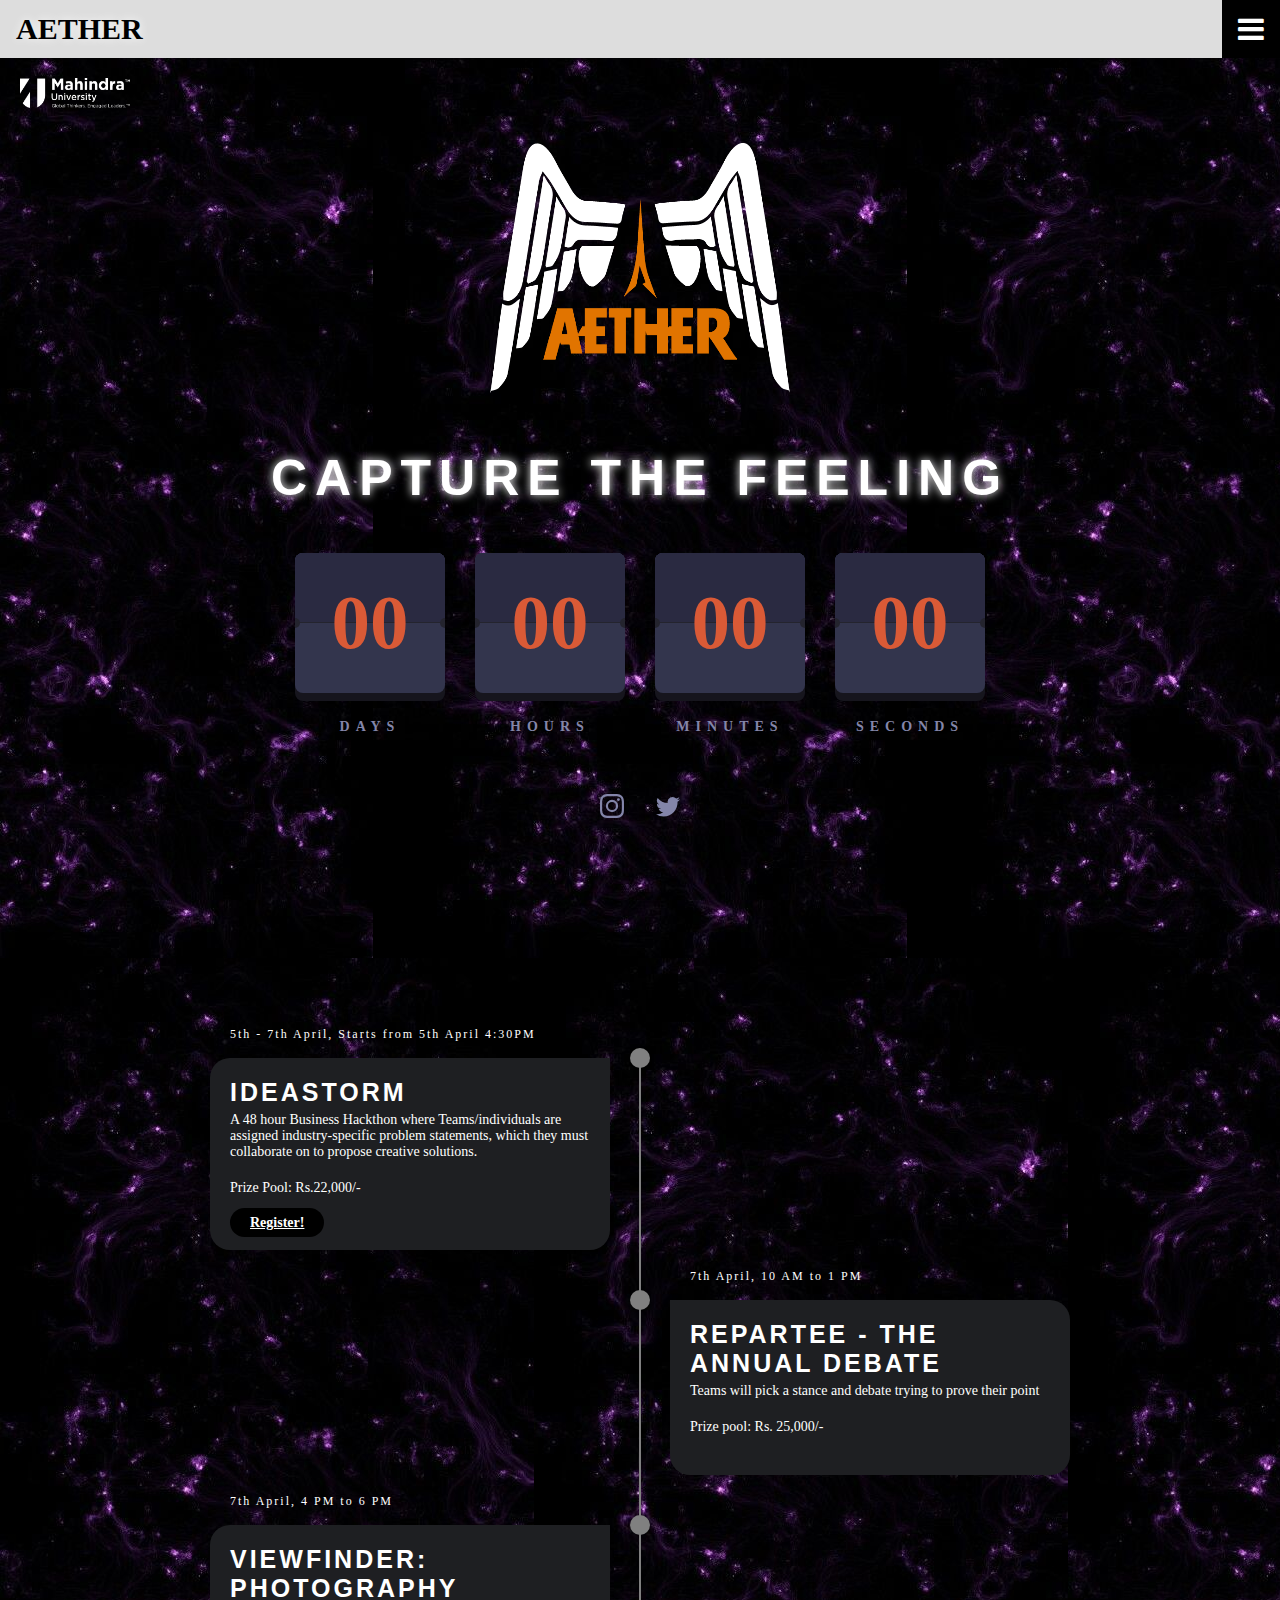
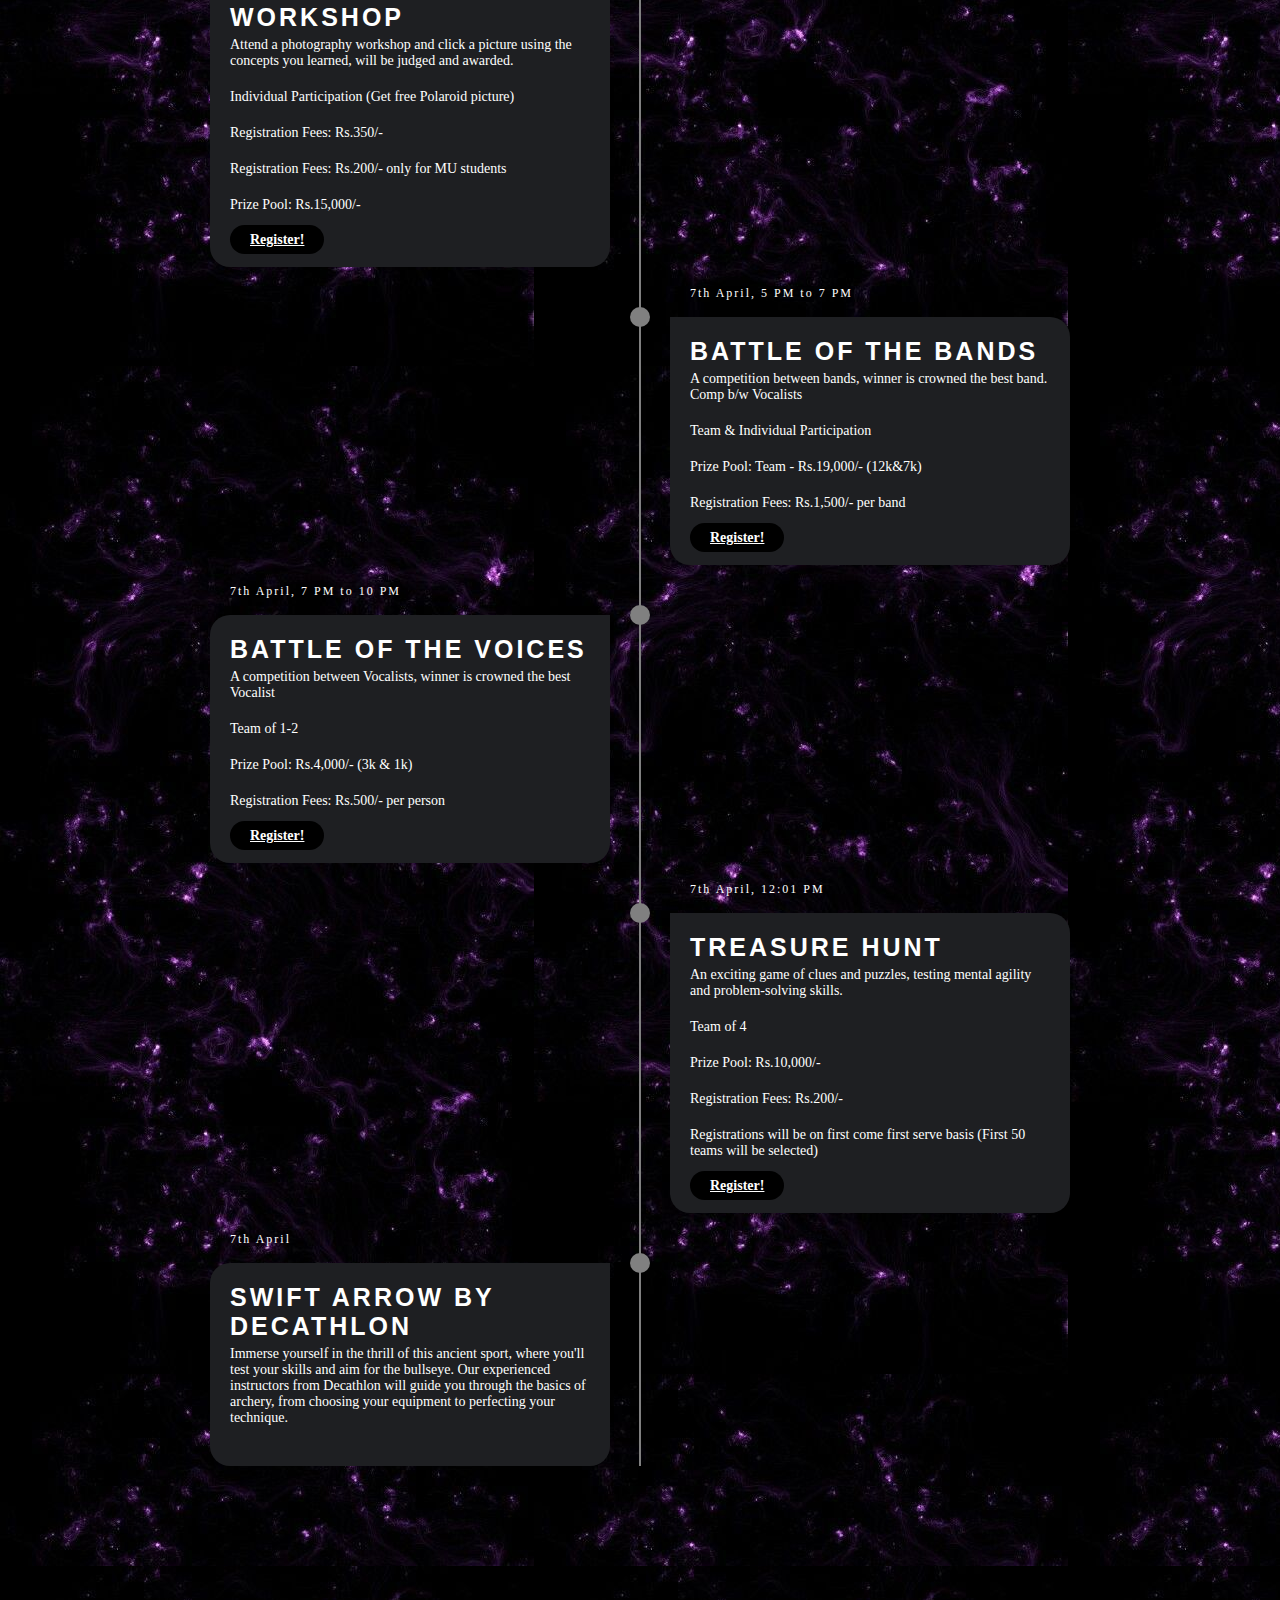
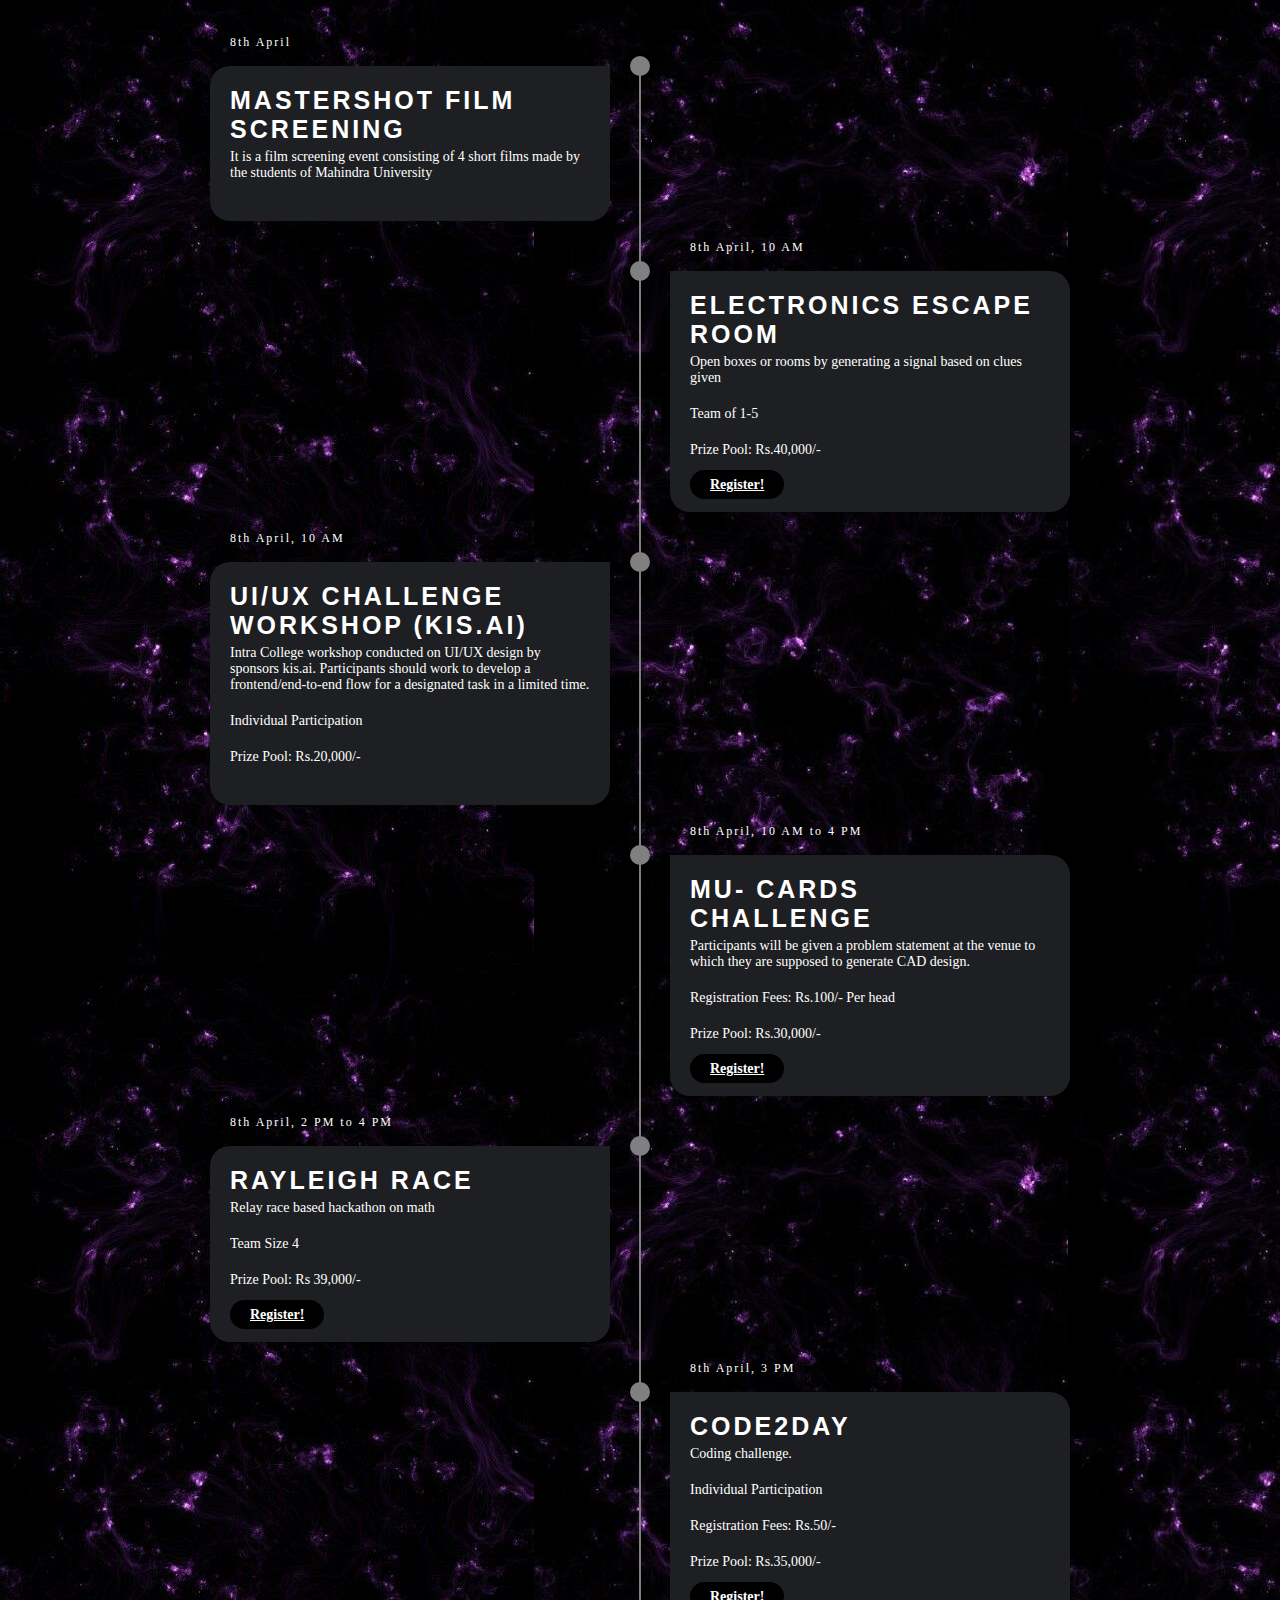
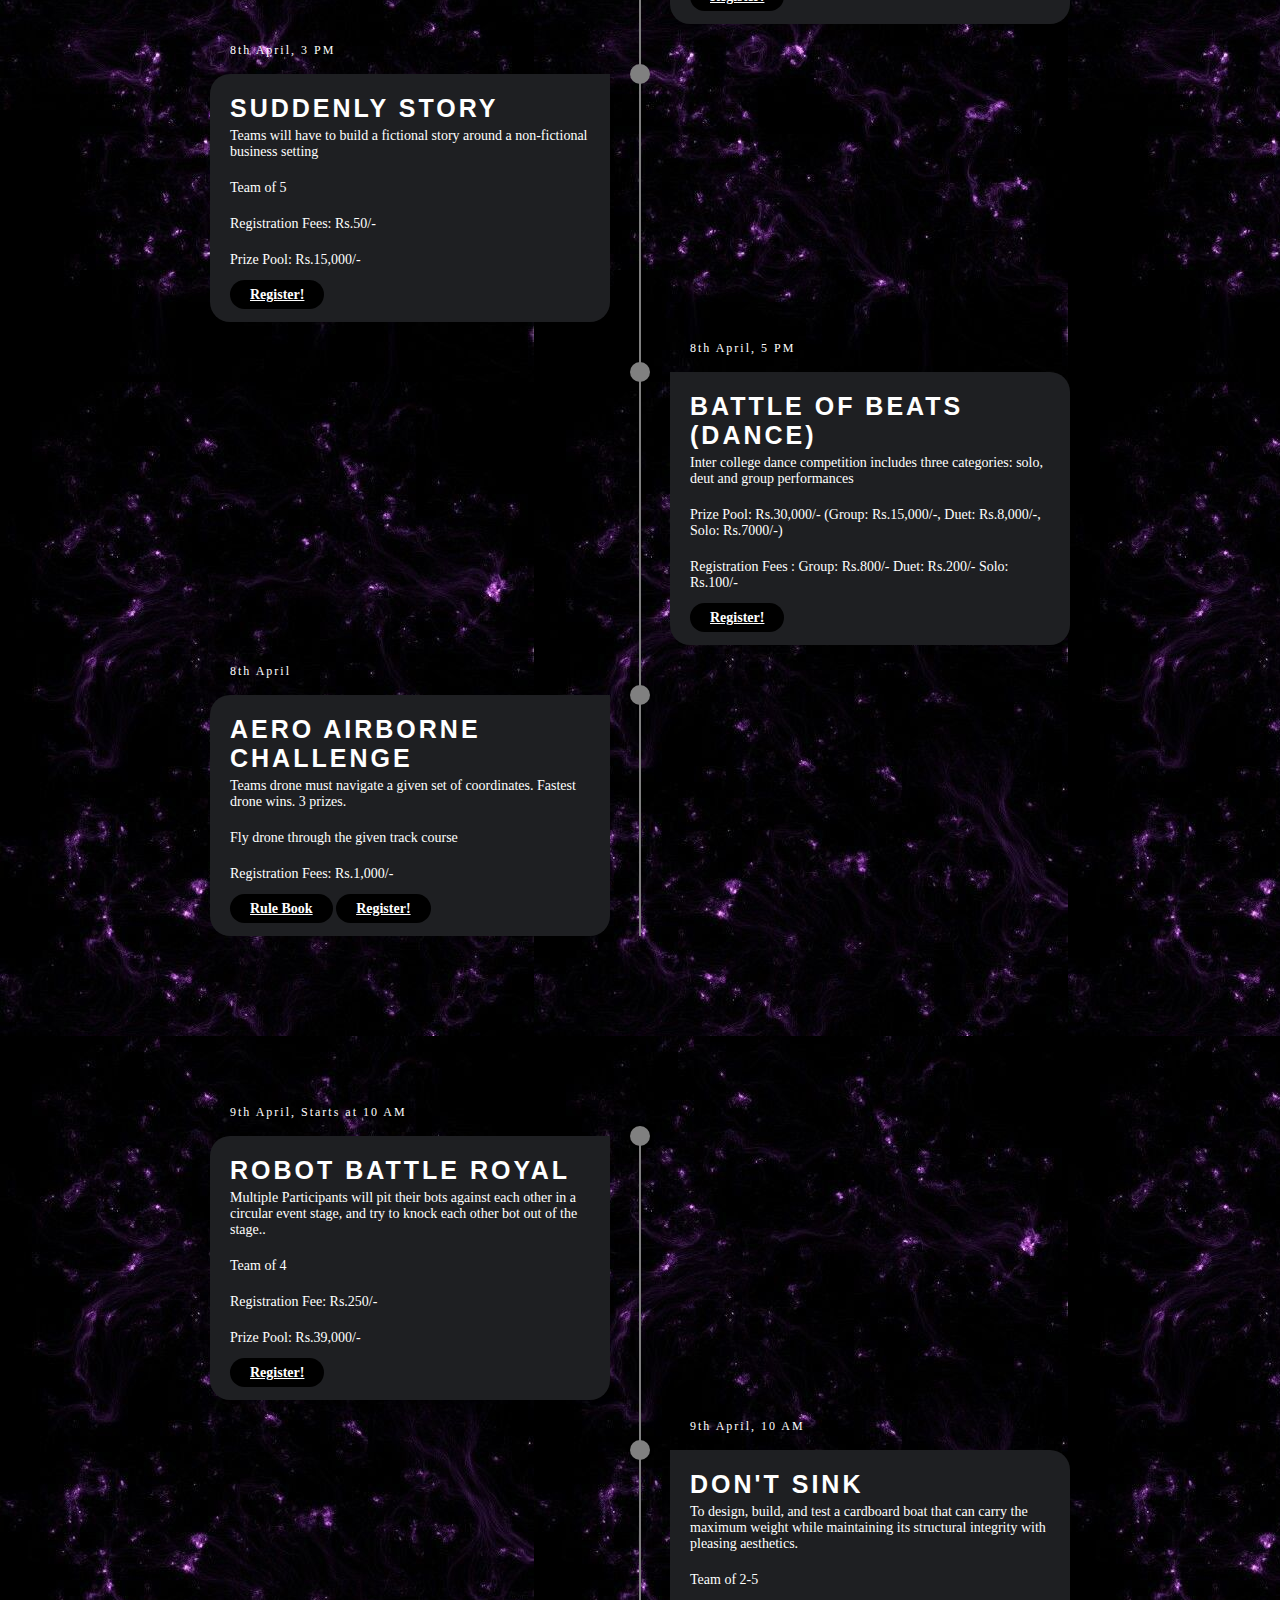
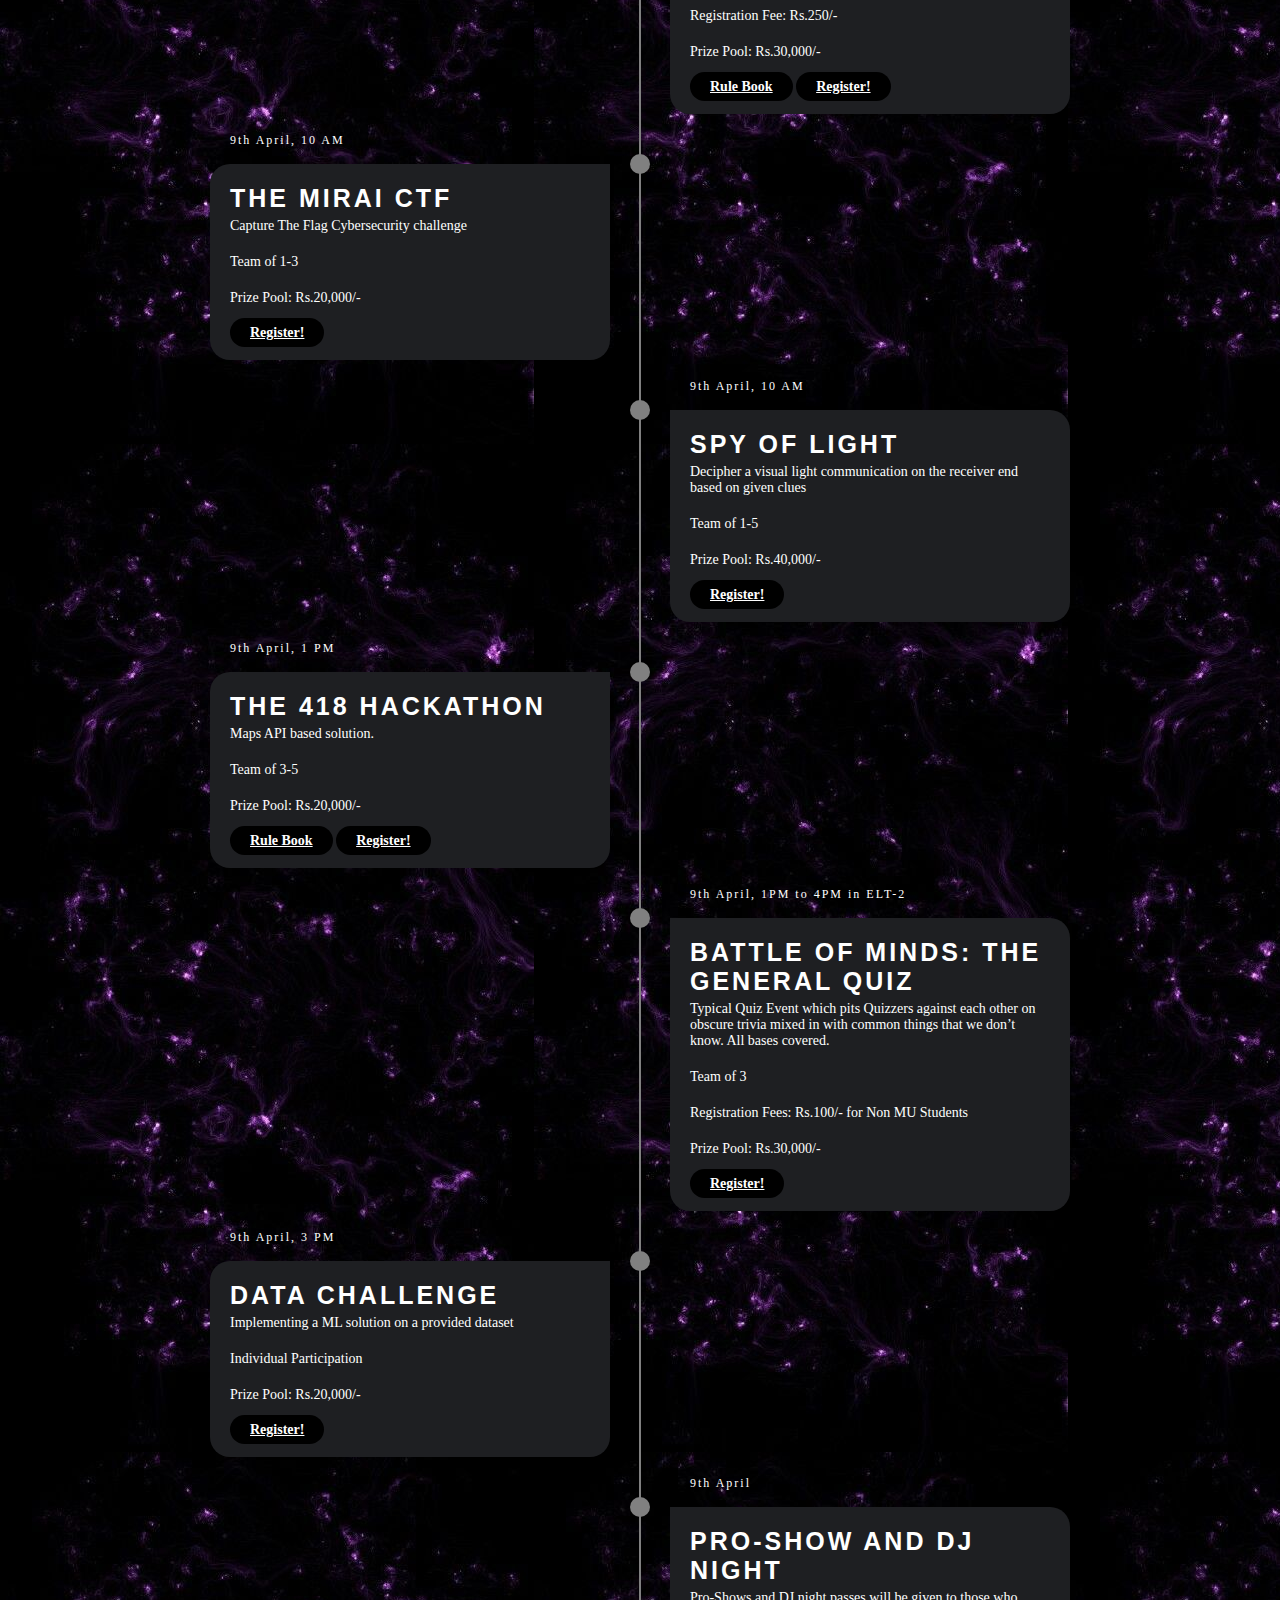
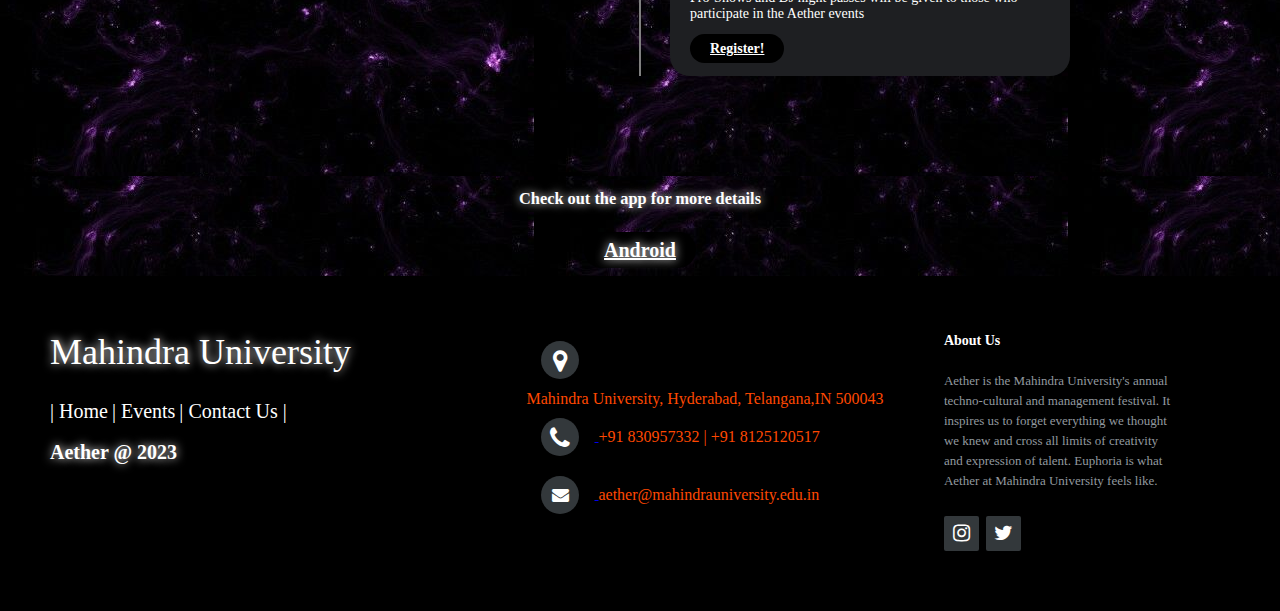
<file: index.html>
<!DOCTYPE html>
<html lang="en">
<head>
  <meta charset="UTF-8">
  <meta name="viewport" content="width=device-width, initial-scale=1"> <!-- displays site properly based on user's device -->

  <link rel="icon" type="image/png" sizes="32x32" href="logoo.png">
  <link rel="stylesheet" href="./styles/main.css">
  <link rel="stylesheet" href="./styles/timeline.css">

  
  <title>Aether-MU 2023</title>
  <header id="header">
    <!-- Load an icon library to show a hamburger menu (bars) on small screens -->
<link rel="stylesheet" href="https://cdnjs.cloudflare.com/ajax/libs/font-awesome/4.7.0/css/font-awesome.min.css">

<!-- Top Navigation Menu -->
<div class="topnav">
  <a href="#home" class="glow">AETHER</a>
  <div id="myLinks">
    <a href="#" style="font-size: 20px;">Home</a>
    <a href="about.html" style="font-size: 20px;">About Us</a>
    <a href="#timeline" style="font-size: 20px;">Events</a>
    <a href="#footer" style="font-size: 20px;">Contact Us</a>
    
  </div>
  <a href="javascript:void(0);" class="icon" onclick="myFunction()">
    <i class="fa fa-bars"></i>
  </a>
</div>

  </header>
  <main>
    <img src="images/Asset 1DM1@1x.png" alt="Mahindra logo" style=" width:110px;height:30px;position: absolute;top: 20px;left: 20px;">
    <img src="images/Aether_White.png" alt="footer logo" style="width:300px;height:250px;margin-top: -50px;">
    <h1 class="glow">Capture the feeling</h1>
    
    <div class="countdown">

      <div class="countdown-block">
        <span class="days time-elem">
          <span class="top">00</span>
          <span class="top-back">
            <span>00</span>
          </span>
          <span class="bottom">00</span>
          <span class="bottom-back">
            <span>00</span>
          </span>
        </span>
        <span class="title">Days</span>
      </div>
     
  
      <div class="countdown-block">
        <span class="hours time-elem">
          <span class="top">00</span>
          <span class="top-back">
            <span>00</span>
          </span>
          <span class="bottom">00</span>
          <span class="bottom-back">
            <span>00</span>
          </span>
        </span>
        <span class="title">Hours</span>
      </div>
      
  
      <div class="countdown-block">
        <span class="minutes time-elem">
          <span class="top">00</span>
          <span class="top-back">
            <span>00</span>
          </span>
          <span class="bottom">00</span>
          <span class="bottom-back">
            <span>00</span>
          </span>
        </span>
        <span class="title">Minutes</span>
      </div>
  
      <div class="countdown-block">
        <span class="seconds time-elem">
          <span class="top">00</span>
          <span class="top-back">
            <span>00</span>
          </span>
          <span class="bottom">00</span>
          <span class="bottom-back">
            <span>00</span>
          </span>
        </span>
        <span class="title">Seconds</span>
      </div>

    </div>

    <ul class="social">
      <li>
        <a class="social instagram" href="https://www.instagram.com/aether_mu/"  target="_blank">
          <svg xmlns="http://www.w3.org/2000/svg" width="24" height="24"><path fill="#8385A9" d="M12 2.163c3.204 0 3.584.012 4.85.07 3.252.148 4.771 1.691 4.919 4.919.058 1.265.069 1.645.069 4.849 0 3.205-.012 3.584-.069 4.849-.149 3.225-1.664 4.771-4.919 4.919-1.266.058-1.644.07-4.85.07-3.204 0-3.584-.012-4.849-.07-3.26-.149-4.771-1.699-4.919-4.92-.058-1.265-.07-1.644-.07-4.849 0-3.204.013-3.583.07-4.849.149-3.227 1.664-4.771 4.919-4.919 1.266-.057 1.645-.069 4.849-.069zM12 0C8.741 0 8.333.014 7.053.072 2.695.272.273 2.69.073 7.052.014 8.333 0 8.741 0 12c0 3.259.014 3.668.072 4.948.2 4.358 2.618 6.78 6.98 6.98C8.333 23.986 8.741 24 12 24c3.259 0 3.668-.014 4.948-.072 4.354-.2 6.782-2.618 6.979-6.98.059-1.28.073-1.689.073-4.948 0-3.259-.014-3.667-.072-4.947-.196-4.354-2.617-6.78-6.979-6.98C15.668.014 15.259 0 12 0zm0 5.838a6.162 6.162 0 100 12.324 6.162 6.162 0 000-12.324zM12 16a4 4 0 110-8 4 4 0 010 8zm6.406-11.845a1.44 1.44 0 100 2.881 1.44 1.44 0 000-2.881z"/></svg>
        </a>
      </li>
      <li>
        <a class="social twitter" href="https://twitter.com/aether_mu"  target="_blank">
          <svg xmlns="http://www.w3.org/2000/svg" width="24" height="24" fill="#8385A9" class="bi bi-twitter" viewBox="0 0 16 16"> <path d="M5.026 15c6.038 0 9.341-5.003 9.341-9.334 0-.14 0-.282-.006-.422A6.685 6.685 0 0 0 16 3.542a6.658 6.658 0 0 1-1.889.518 3.301 3.301 0 0 0 1.447-1.817 6.533 6.533 0 0 1-2.087.793A3.286 3.286 0 0 0 7.875 6.03a9.325 9.325 0 0 1-6.767-3.429 3.289 3.289 0 0 0 1.018 4.382A3.323 3.323 0 0 1 .64 6.575v.045a3.288 3.288 0 0 0 2.632 3.218 3.203 3.203 0 0 1-.865.115 3.23 3.23 0 0 1-.614-.057 3.283 3.283 0 0 0 3.067 2.277A6.588 6.588 0 0 1 .78 13.58a6.32 6.32 0 0 1-.78-.045A9.344 9.344 0 0 0 5.026 15z"/> </svg>
        </a>
      </li>
    </ul>
  </main>
    


  
  <timeline id="timeline">
    <section>
      <div class="container">
        <div class="timeline">
          <ul>
            <li>
              <div class="timeline-content">
                <h3 class="date">5th - 7th April, Starts from 5th April 4:30PM </h3>
                <h1>IdeaStorm</h1>
                <p>A 48 hour Business Hackthon where Teams/individuals are assigned industry-specific problem statements, which they must collaborate on to propose creative solutions.</p>
                <p>Prize Pool: Rs.22,000/-</p>
                <a href="https://82o0lcoiinh.typeform.com/to/q9UhTbyt">Register!</a>
              </div>
            </li>
            <li>
              <div class="timeline-content">
                <h3 class="date">7th April, 10 AM to 1 PM</h3>
                <h1>Repartee - The Annual Debate</h1>
                <p>Teams will pick a stance and debate trying to prove their point</p>
                <p>Prize pool: Rs. 25,000/-</p>
                <!-- <a href="https://forms.gle/XQZWB9e6r5bqXY6F8">Register!</a> -->
              </div>
            </li>
            <li>
              <div class="timeline-content">
                <h3 class="date">7th April, 4 PM to 6 PM</h3>
                <h1>Viewfinder: Photography Workshop</h1>
                <p>Attend a photography workshop and click a picture using the concepts you learned, will be judged and awarded.</p>
                <p>Individual Participation (Get free Polaroid picture)</p>
                <p>Registration Fees: Rs.350/-</p>
                <p>Registration Fees: Rs.200/- only for MU students </p>
                <p>Prize Pool: Rs.15,000/-</p>
                <a href="https://forms.gle/XQZWB9e6r5bqXY6F8">Register!</a>
              </div>
            </li>
            <li>
              <div class="timeline-content">
                <h3 class="date">7th April, 5 PM to 7 PM</h3>
                <h1>Battle of the Bands</h1>
                <p>A competition between bands, winner is crowned the best band. Comp b/w Vocalists</p>
                <p>Team & Individual Participation</p>
                <p>Prize Pool: Team - Rs.19,000/- (12k&7k) </p>
                <p>Registration Fees: Rs.1,500/- per band </p>
                <a href="https://forms.gle/Bxmha3QVaDae1wAT9">Register!</a>
              </div>
            </li>
            <li>
              <div class="timeline-content">
                <h3 class="date">7th April, 7 PM to 10 PM</h3>
                <h1>Battle of the Voices</h1>
                <p>A competition between Vocalists, winner is crowned the best Vocalist</p>
                <p>Team of 1-2</p>
                <p>Prize Pool: Rs.4,000/- (3k & 1k)</p>
                <p>Registration Fees: Rs.500/- per person</p>
                <a href="https://forms.gle/Byx3MbX7EeGkoFDR8">Register!</a>
              </div>
            </li>
            <li>
              <div class="timeline-content">
                <h3 class="date">7th April,  12:01 PM</h3>
                <h1>Treasure Hunt</h1>
                <p>An exciting game of clues and puzzles, testing mental agility and problem-solving skills.</p>
                <p>Team of 4</p>
                <p>Prize Pool: Rs.10,000/-</p>
                <p>Registration Fees: Rs.200/- </p>
                <p>Registrations will be on first come first serve basis (First 50 teams will be selected)</p>
                <a href="https://forms.gle/XQZWB9e6r5bqXY6F8">Register!</a>
              </div>
            </li>
            <li>
              <div class="timeline-content">
                <h3 class="date">7th April</h3>
                <h1>Swift Arrow by Decathlon</h1>
                <p>Immerse yourself in the thrill of this ancient sport, where you'll test your skills and aim for the bullseye. Our experienced instructors from Decathlon will guide you through the basics of archery, from choosing your equipment to perfecting your technique. </p>
                <!-- <a href="https://forms.gle/XQZWB9e6r5bqXY6F8">Register!</a> -->
              </div>
            </li>
          </ul>
        </div>
      </div>
    </section>


    <section>
      <div class="container">
        <div class="timeline">
          <ul>
            <li>
              <div class="timeline-content">
                <h3 class="date">8th April</h3>
                <h1>Mastershot Film Screening</h1>
                <p>It is a film screening event consisting of 4 short films made by the students of Mahindra University</p>
                <!-- <a href="https://forms.gle/XQZWB9e6r5bqXY6F8">Register!</a> -->
              </div>
            </li>
            <li>
              <div class="timeline-content">
                <h3 class="date">8th April, 10 AM</h3>
                <h1>Electronics Escape Room</h1>
                <p>Open boxes or rooms by generating a signal based on clues given</p>
                <p>Team of 1-5</p>
                <p>Prize Pool: Rs.40,000/-</p>
                <a href="https://forms.gle/XQZWB9e6r5bqXY6F8">Register!</a>
              </div>
            </li>
            <li>
              <div class="timeline-content">
                <h3 class="date">8th April, 10 AM</h3>
                <h1>UI/UX Challenge Workshop (Kis.ai)</h1>
                <p>Intra College workshop conducted on UI/UX design by sponsors kis.ai. Participants should work to develop a frontend/end-to-end flow for a designated task in a limited time.</p>
                <p>Individual Participation</p>
                <p>Prize Pool: Rs.20,000/- </p>
                <!-- <a href="https://forms.gle/XQZWB9e6r5bqXY6F8">Register!</a> -->
              </div>
            </li>
            <li>
              <div class="timeline-content">
                <h3 class="date">8th April, 10 AM to 4 PM</h3>
                <h1>MU- CARDS Challenge</h1>
                <p>Participants will be given a problem statement at the venue to which they are supposed to generate CAD design.</p>
                <p>Registration Fees: Rs.100/- Per head</p>
                <p>Prize Pool: Rs.30,000/-</p>
                <a href="https://forms.gle/XQZWB9e6r5bqXY6F8">Register!</a>
              </div>
            </li>  
            <li>
              <div class="timeline-content">
                <h3 class="date">8th April, 2 PM to 4 PM</h3>
                <h1>Rayleigh Race</h1>
                <p>Relay race based hackathon on math</p>
                <p>Team Size 4</p>
                <p>Prize Pool: Rs 39,000/-</p>
                <a href="https://forms.gle/XQZWB9e6r5bqXY6F8">Register!</a>
              </div>
            </li>          
            
            <li>
              <div class="timeline-content">
                <h3 class="date">8th April, 3 PM</h3>
                <h1>Code2Day</h1>
                <p>Coding challenge.</p>
                <p>Individual Participation</p>
                <p>Registration Fees: Rs.50/-</p>
                <p>Prize Pool: Rs.35,000/-</p>
                <a href="https://forms.gle/XQZWB9e6r5bqXY6F8">Register!</a>
              </div>
            </li>
            <li>
              <div class="timeline-content">
                <h3 class="date">8th April, 3 PM</h3>
                <h1>Suddenly Story</h1>
                <p>Teams will have to build a fictional story around a non-fictional business setting</p>
                <p>Team of 5</p>
                <p>Registration Fees: Rs.50/-</p>
                <p>Prize Pool: Rs.15,000/-</p>
                <a href="https://forms.gle/XQZWB9e6r5bqXY6F8">Register!</a>
              </div>
            </li>
            <li>
              <div class="timeline-content">
                <h3 class="date">8th April, 5 PM</h3>
                <h1>Battle of Beats (Dance)</h1>
                <p>Inter college dance competition includes three categories: solo, deut and group performances</p>
                <p>Prize Pool: Rs.30,000/- (Group: Rs.15,000/-, Duet: Rs.8,000/-, Solo: Rs.7000/-)</p>
                <p>Registration Fees : Group: Rs.800/- Duet: Rs.200/- Solo: Rs.100/-</p>
                <a href="https://forms.gle/XQZWB9e6r5bqXY6F8">Register!</a>
              </div>
            </li>
            <li>
              <div class="timeline-content">
                <h3 class="date">8th April</h3>
                <h1>Aero Airborne Challenge</h1>
                <p>Teams drone must navigate a given set of coordinates. Fastest drone wins. 3 prizes.</p>
                <p>Fly drone through the given track course</p>
                <p>Registration Fees: Rs.1,000/-</p>
                <a href='https://drive.google.com/file/d/1ZQSOm3hZm5cpqnqRIxermW5wRg21PBYE/view?usp=share_link'>Rule Book</a>
                <a href="https://forms.gle/XQZWB9e6r5bqXY6F8">Register!</a>
              </div>
            </li>
          </ul>
        </div>
      </div>
    </section>
    

    <section>
      <div class="container">
        <div class="timeline">
          <ul>
            <li>
              <div class="timeline-content">
                <h3 class="date">9th April, Starts at 10 AM</h3>
                <h1>Robot Battle Royal</h1>
                <p>Multiple Participants will pit their bots against each other in a circular event stage, and try to knock each other bot out of the stage..</p>
                <p>Team of 4</p>
                <p>Registration Fee: Rs.250/-</p>
                <p>Prize Pool: Rs.39,000/-</p>
                <a href="https://forms.gle/XQZWB9e6r5bqXY6F8">Register!</a>
              </div>
            </li>
            
            <li>
              <div class="timeline-content">
                <h3 class="date">9th April, 10 AM</h3>
                <h1>Don't Sink</h1>
                <p>To design, build, and test a cardboard boat that can carry the maximum weight while maintaining its structural integrity with pleasing aesthetics.</p>
                <p>Team of 2-5</p>
                <p>Registration Fee: Rs.250/-</p>
                <p>Prize Pool: Rs.30,000/-</p>
                <a href="https://mahindraecolecentrale-my.sharepoint.com/:b:/g/personal/hariprasaath20ucie013_mahindrauniversity_edu_in/EViX5Uqlxp1OuvNmS1DwEXABLacu3yHdHNXbNWAK_xagDg?e=kXQrrh">Rule Book</a>
                <a href="https://forms.gle/XQZWB9e6r5bqXY6F8">Register!</a>
              </div>
            </li>
            <li>
              <div class="timeline-content">
                <h3 class="date">9th April, 10 AM</h3>
                <h1>The Mirai CTF</h1>
                <p>Capture The Flag Cybersecurity challenge</p>
                <p>Team of 1-3</p>
                <p>Prize Pool: Rs.20,000/-</p>
                <a href="https://forms.gle/XQZWB9e6r5bqXY6F8">Register!</a>
              </div>
            </li>
            <li>
              <div class="timeline-content">
                <h3 class="date">9th April, 10 AM</h3>
                <h1>Spy of Light</h1>
                <p>Decipher a visual light communication on the receiver end based on given clues</p>
                <p>Team of 1-5</p>
                <p>Prize Pool: Rs.40,000/-</p>
                <a href="https://forms.gle/XQZWB9e6r5bqXY6F8">Register!</a>
              </div>
            </li>
            
            <li>
              <div class="timeline-content">
                <h3 class="date">9th April, 1 PM</h3>
                <h1>The 418 Hackathon</h1>
                <p>Maps API based solution.</p>
                <p>Team of 3-5</p>
                <p>Prize Pool: Rs.20,000/-</p>
		<a href='https://docs.google.com/document/d/1NmsGmJ3UDVqDUyoWgnlqNzzMZURLeHIVo5EXLX8yadk/edit?usp=sharing'>Rule Book</a>
                <a href="https://forms.gle/XQZWB9e6r5bqXY6F8">Register!</a>
              </div>
            </li>
            <li>
              <div class="timeline-content">
                <h3 class="date">9th April, 1PM to 4PM in ELT-2</h3>
                <h1>Battle of Minds: The General Quiz</h1>
                <p>Typical Quiz Event which pits Quizzers against each other on obscure trivia mixed in with common things that we don’t know. All bases covered.</p>
                <p>Team of 3</p>
                <p>Registration Fees: Rs.100/- for Non MU Students</p>
                <p>Prize Pool: Rs.30,000/-</p>
                <a href="https://forms.gle/XQZWB9e6r5bqXY6F8">Register!</a>
              </div>
            </li>
            
            
            <li>
              <div class="timeline-content">
                <h3 class="date">9th April, 3 PM</h3>
                <h1>Data Challenge</h1>
                <p>Implementing a ML solution on a provided dataset</p>
                <p>Individual Participation</p>
                <p>Prize Pool: Rs.20,000/-</p>
                <a href="https://forms.gle/XQZWB9e6r5bqXY6F8">Register!</a>
              </div>
            </li>
            
            <li>
              <div class="timeline-content">
                <h3 class="date">9th April</h3>
                <h1>Pro-show and DJ night</h1>
                <p>Pro-Shows and DJ night passes will be given to those who participate in the Aether events</p>
                <a href="https://forms.gle/XQZWB9e6r5bqXY6F8">Register!</a>
              </div>
            </li>
          </ul>
          
        </div>
          
      </div>
      
      
    </section>
    <br>
    <h3 style="text-align: center;" class="glow"> Check out the app for more details</a> <br></a>
      <br><br>
    <div class="timeline-content">
    <a href="https://drive.google.com/file/d/1UqoKKE1Vs5APlCtp9XwPAPeYBpSYEyCt/view?usp=sharing" style="font-size: 20px;" class="glow">Android</a>
    </div>
    </h3>
    <br>
  </timeline>

  
  
<footer id="footer" class="footer-distributed">


			<div class="footer-left">

				<h3 class="glow"><span>Mahindra University</span></h3>

				<p class="footer-links">
          <a href="#" style="font-size: 20px;">Home</a>
          <a href="#timeline" style="font-size: 20px;">Events</a>
          <a href="#footer-distributed" style="font-size: 20px;">Contact Us |</a>

				<!-- <p class="footer-company-name" -->
           <p class="glow" style="font-size: 20px;">Aether @ 2023</p> 
			</div>

			<div class="footer-center">

				<div>
					<i class="fa fa-map-marker"></i>
					<p><a href="https://goo.gl/maps/syToTtqimiRhaeMFA">Mahindra University, Hyderabad, Telangana,IN 500043</p>
				</div>

				<div>
					<i class="fa fa-phone"></i>

					<p>+91 830957332 | +91 8125120517</p>
				</div>

				<div>
					<i class="fa fa-envelope"></i>

					<p><a href="mailto:aether@mahindrauniversity.edu.in">aether@mahindrauniversity.edu.in</a></p>
				</div>

			</div>

			<div class="footer-right">

				<h4 class="footer-company-about">
					<span>About Us</span>
					Aether is the Mahindra University's annual
techno-cultural and management festival. It inspires
us to forget everything we thought we knew and
cross all limits of creativity and expression of talent.
Euphoria is what Aether at Mahindra University feels
like.
        </h4>
				<div class="footer-icons">

					<a href="https://www.instagram.com/aether_mu/"><i class="fa fa-instagram"></i></a>
					<a href="https://twitter.com/aether_mu"><i class="fa fa-twitter"></i></a>

				</div>

			</div>

		</footer>

  

  <script src="https://cdnjs.cloudflare.com/ajax/libs/gsap/3.5.1/gsap.min.js"></script>
  <script src="./script.js"></script>

</body>
</html>
</file>
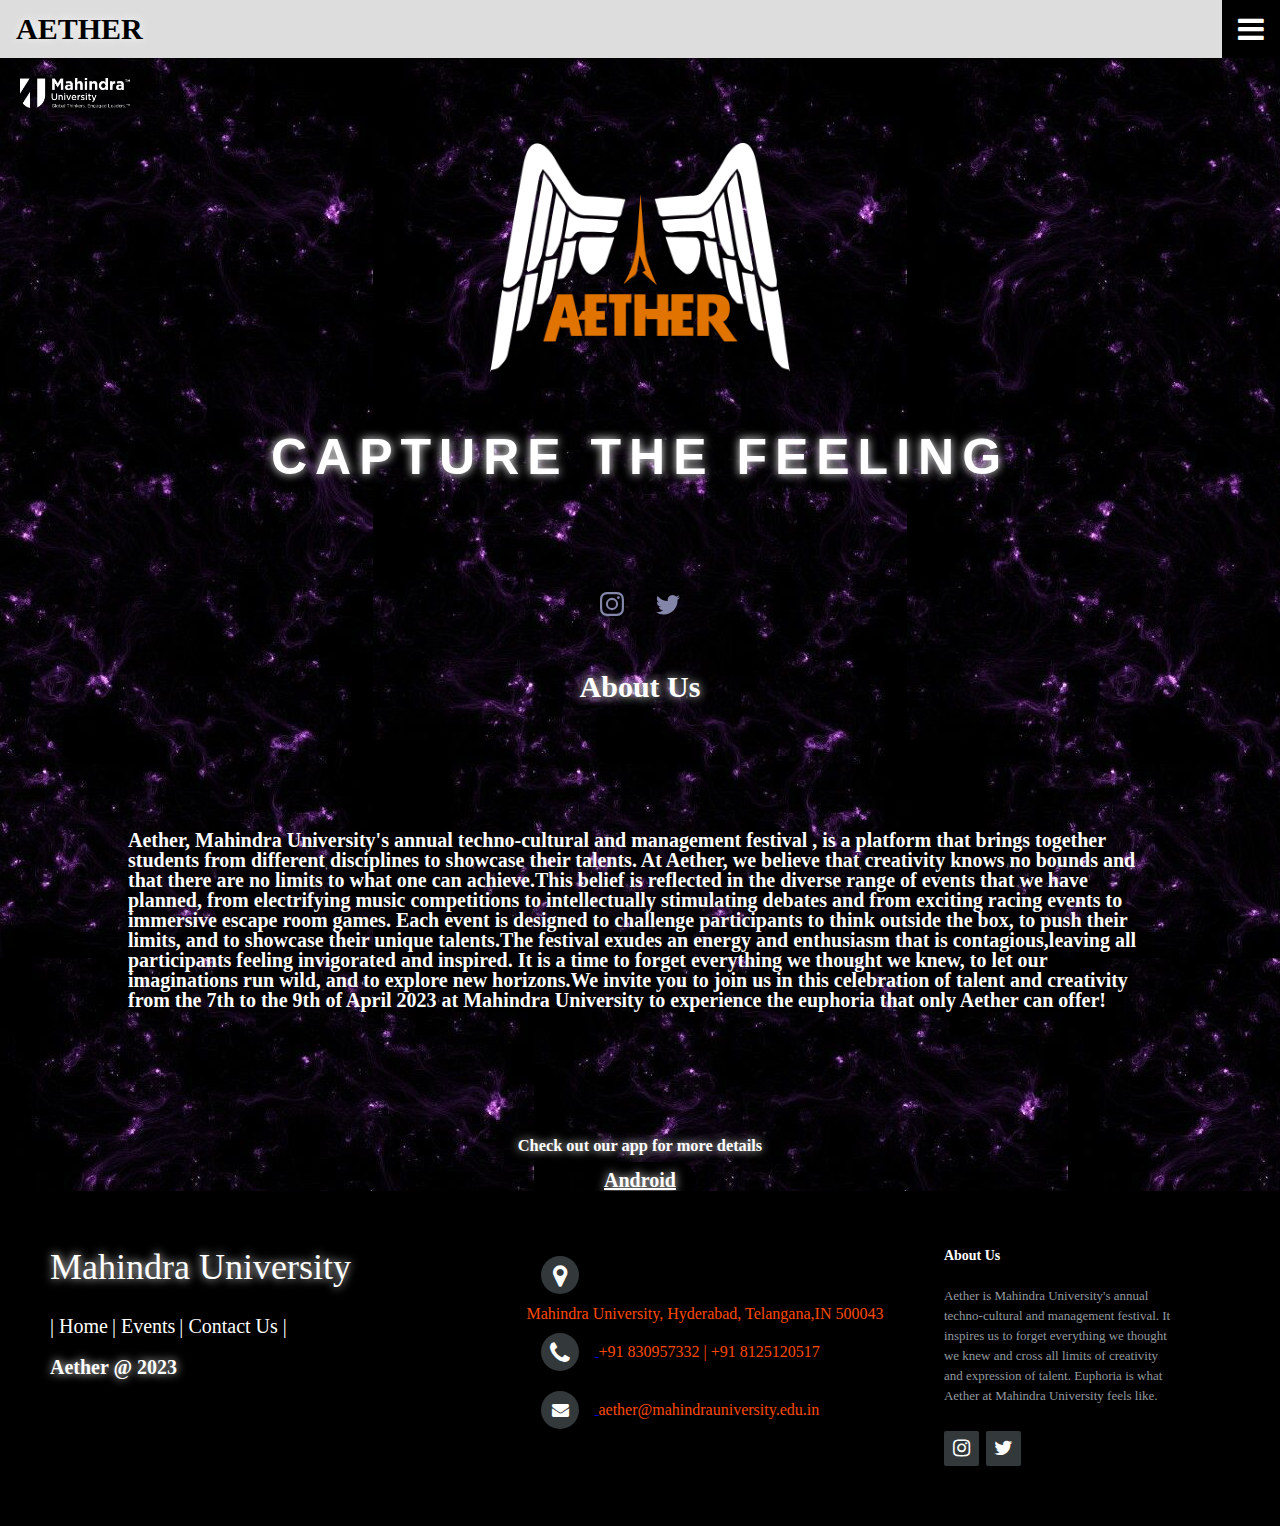
<file: about.html>
<!DOCTYPE html>
<html lang="en">
<head>
    <body>
  <meta charset="UTF-8">
  <meta name="viewport" content="width=device-width, initial-scale=1"> <!-- displays site properly based on user's device -->

  <link rel="icon" type="image/png" sizes="32x32" href="logoo.png">
  <link rel="stylesheet" href="./styles/main.css">
  <link rel="stylesheet" href="./styles/timeline.css">

  
  <title>Aether-MU 2023</title>
  <header id="header">
    <!-- Load an icon library to show a hamburger menu (bars) on small screens -->
<link rel="stylesheet" href="https://cdnjs.cloudflare.com/ajax/libs/font-awesome/4.7.0/css/font-awesome.min.css">

<!-- Top Navigation Menu -->
<div class="topnav">
  <a href="#home" class="glow">AETHER</a>
  <div id="myLinks">

    <a href="index.html" style="font-size: 20px;">Home</a>
    <a href="about.html" style="font-size: 20px;">About Us</a>
    <!-- <a href="index.html" style="font-size: 20px;">Events</a> -->
    <a href="#footer" style="font-size: 20px;">Contact Us</a>
    
  </div>
  <a href="javascript:void(0);" class="icon" onclick="myFunction()">
    <i class="fa fa-bars"></i>
  </a>
</div>

  </header>
  <main>
    <img src="images/Asset 1DM1@1x.png" alt="Mahindra logo" style=" width:110px;height:30px;position: absolute;top: 20px;left: 20px;">
    <img src="images/Aether_White.png" alt="footer logo" style="width:300px;height:250px;margin-top: -50px;">
    <h1 class="glow">Capture the feeling</h1>


    <ul class="social">
      <li>
        <a class="social instagram" href="https://www.instagram.com/aether_mu/"  target="_blank">
          <svg xmlns="http://www.w3.org/2000/svg" width="24" height="24"><path fill="#8385A9" d="M12 2.163c3.204 0 3.584.012 4.85.07 3.252.148 4.771 1.691 4.919 4.919.058 1.265.069 1.645.069 4.849 0 3.205-.012 3.584-.069 4.849-.149 3.225-1.664 4.771-4.919 4.919-1.266.058-1.644.07-4.85.07-3.204 0-3.584-.012-4.849-.07-3.26-.149-4.771-1.699-4.919-4.92-.058-1.265-.07-1.644-.07-4.849 0-3.204.013-3.583.07-4.849.149-3.227 1.664-4.771 4.919-4.919 1.266-.057 1.645-.069 4.849-.069zM12 0C8.741 0 8.333.014 7.053.072 2.695.272.273 2.69.073 7.052.014 8.333 0 8.741 0 12c0 3.259.014 3.668.072 4.948.2 4.358 2.618 6.78 6.98 6.98C8.333 23.986 8.741 24 12 24c3.259 0 3.668-.014 4.948-.072 4.354-.2 6.782-2.618 6.979-6.98.059-1.28.073-1.689.073-4.948 0-3.259-.014-3.667-.072-4.947-.196-4.354-2.617-6.78-6.979-6.98C15.668.014 15.259 0 12 0zm0 5.838a6.162 6.162 0 100 12.324 6.162 6.162 0 000-12.324zM12 16a4 4 0 110-8 4 4 0 010 8zm6.406-11.845a1.44 1.44 0 100 2.881 1.44 1.44 0 000-2.881z"/></svg>
        </a>
      </li>
      <li>
        <a class="social twitter" href="https://twitter.com/aether_mu"  target="_blank">
          <svg xmlns="http://www.w3.org/2000/svg" width="24" height="24" fill="#8385A9" class="bi bi-twitter" viewBox="0 0 16 16"> <path d="M5.026 15c6.038 0 9.341-5.003 9.341-9.334 0-.14 0-.282-.006-.422A6.685 6.685 0 0 0 16 3.542a6.658 6.658 0 0 1-1.889.518 3.301 3.301 0 0 0 1.447-1.817 6.533 6.533 0 0 1-2.087.793A3.286 3.286 0 0 0 7.875 6.03a9.325 9.325 0 0 1-6.767-3.429 3.289 3.289 0 0 0 1.018 4.382A3.323 3.323 0 0 1 .64 6.575v.045a3.288 3.288 0 0 0 2.632 3.218 3.203 3.203 0 0 1-.865.115 3.23 3.23 0 0 1-.614-.057 3.283 3.283 0 0 0 3.067 2.277A6.588 6.588 0 0 1 .78 13.58a6.32 6.32 0 0 1-.78-.045A9.344 9.344 0 0 0 5.026 15z"/> </svg>
        </a>
      </li>
    </ul>
    <br><br><br><br>

    <h2 class="glow" style="color:white; font-size: 30px;">About Us</h1>
      <p  style="color:white; font-size: 20px; margin: 10%; text-align:auto">Aether, Mahindra University's annual techno-cultural and management festival , is a platform
        that brings together students from different disciplines to showcase their talents.
           At Aether, we believe that creativity knows no bounds and that there are no limits to what one can 
       achieve.This belief is reflected in the diverse range of events that we have planned, from
       electrifying music competitions to intellectually stimulating debates and from exciting
       racing events to immersive escape room games. Each event is designed to challenge participants
           to think outside the box, to push their limits, and to showcase their unique talents.The festival exudes an energy
          and enthusiasm that is contagious,leaving all participants feeling invigorated and inspired.  
       It is a time to forget everything we thought we knew, to let our imaginations run wild,
        and to explore new horizons.We invite you to join us in this celebration of talent and creativity 
         from the 7th to the 9th of April 2023 at Mahindra University to experience the euphoria that only Aether can offer!</p>
         <!-- <br><br><br>
         <br> -->
           <h3  style="text-align: center;" class="glow"> Check out our app for more details<br>
             <br>
           <div class="timeline-content">
           <a href="https://drive.google.com/file/d/1UqoKKE1Vs5APlCtp9XwPAPeYBpSYEyCt/view?usp=sharing" style="font-size: 20px;" class="glow">Android</a>
           </div>
           </h3>
           <!-- <br>
           <br> -->
           <footer id="footer" class="footer-distributed">

            <div class="footer-left">
      
              <h3 class="glow"><span>Mahindra University</span></h3>
      
              <p class="footer-links">
                <a href="#" style="font-size: 20px;">Home</a>
                <a href="index.html" style="font-size: 20px;">Events</a>
                <a href="#footer-distributed" style="font-size: 20px;">Contact Us |</a>
      
              <!-- <p class="footer-company-name" -->
                 <p class="glow" style="font-size: 20px;">Aether @ 2023</p> 
            </div>
      
            <div class="footer-center">
      
              <div>
                <i class="fa fa-map-marker"></i>
                <p><a href="https://goo.gl/maps/syToTtqimiRhaeMFA">Mahindra University, Hyderabad, Telangana,IN 500043</p>
              </div>
      
              <div>
                <i class="fa fa-phone"></i>
      
                <p>+91 830957332 | +91 8125120517</p>
              </div>
      
              <div>
                <i class="fa fa-envelope"></i>
      
                <p><a href="mailto:aether@mahindrauniversity.edu.in">aether@mahindrauniversity.edu.in</a></p>
              </div>
      
            </div>
      
            <div class="footer-right">
      
              <h4 class="footer-company-about">
                <span>About Us</span>
                Aether is Mahindra University's annual
      techno-cultural and management festival. It inspires
      us to forget everything we thought we knew and
      cross all limits of creativity and expression of talent.
      Euphoria is what Aether at Mahindra University feels
      like.
              </h4>
              <div class="footer-icons">
      
                <a href="https://www.instagram.com/aether_mu/"><i class="fa fa-instagram"></i></a>
                <a href="https://twitter.com/aether_mu"><i class="fa fa-twitter"></i></a>
      
              </div>
      
            </div>
      
          </footer>

        
  </main>


  <script src="https://cdnjs.cloudflare.com/ajax/libs/gsap/3.5.1/gsap.min.js"></script>
  <script src="./script.js"></script>

    </body>
</html>
</file>
<file: styles/main.css>
@import url("https://fonts.googleapis.com/css2?family=Red+Hat+Text:wght@700&display=swap");
* {
  -webkit-box-sizing: border-box;
  box-sizing: border-box;
}
@import url("https://cdn.jsdelivr.net/npm/bootstrap-icons@1.8.3/font/bootstrap-icons.css");

* {
  margin: 0;
  padding: 0;
  font-family: "Roboto", Sans-Serif;
}
.active {
  font-weight: bold;
}
.a-link {
  text-decoration: none;
}
.box-alert {
  display: none;
}
.body-container {
  width: 100%;
  height: 520px;
  padding: 50px;
  display: flex;
  flex-direction: column;
  justify-content: space-around;
  background-color: #f0f0f0;
}


/* Style the navigation menu */
.topnav {
  overflow: hidden;
  background: url(../images/xy.jpg);
  position: relative;
}

/* Hide the links inside the navigation menu (except for logo/home) */
.topnav #myLinks {
  display: none;
}

/* Style navigation menu links */
.topnav a {
  color: white;
  padding: 14px 16px;
  text-decoration: none;
  font-size: 30px;
  display: block;
}

/* Style the hamburger menu */
.topnav a.icon {
  background: rgb(0, 0, 0);
  display: block;
  position: absolute;
  right: 0;
  top: 0;
}

/* Add a grey background color on mouse-over */
.topnav a:hover {
  /* background: url(../images/xy.jpg); */
  background-color: #ddd; 
  color: black;
}

/* Style the active link (or home/logo) */
.active {
  background: url(../images/xy.jpg);
  /* background-color: #04AA6D; */
  color: white;
}

/* Screen Mobile */
@media only screen and (max-width: 576px) {
  .navbar {
    height: 100px;
  }

  .navbar .navbar-brand {
    margin-left: 1.5rem;
  }

  .navbar-wrap {
    text-align: center;
    vertical-align: middle;
  } 

  body {
    /* padding: 20px;
    margin: 50% auto; */
    background-color: #161616;
  }
  .body-container {
    display: none;
  }
  .box-alert {
    width: 100%;
    height: 250px;
    display: block;
    border: 2px solid coral;
    border-radius: 10px;
    overflow: hidden;
  }
  .box-alert .head-alert {
    padding: 10px;
    background-color: coral;
    border-radius: none;
  }
  .box-alert .head-alert .text-alert {
    color: whitesmoke;
    letter-spacing: 5.5px;
    text-align: center;
  }
  .box-alert .body-alert {
    height: 100%;
    padding: 10px;
    background-color: #f4f5f6;
  }
  .box-alert .body-alert span {
    color: red;
    font-weight: bold;
    font-size: 20px;
  }
  .box-alert .body-alert p {
    font-size: 16px;
    font-style: italic;
    text-align: justify;
  }
  .box-alert .body-alert .body-ttd {
    width: 180px;
    float: right;
    margin-top: 38px;
  }
  .box-alert .body-alert .body-ttd p {
    font-size: 13px;
    float: right;
  }
  .box-alert .body-alert .body-ttd .ttd {
    color: coral;
    font-size: 20px;
    font-weight: bold;
  }
}
main {
  height: 100vh;
  background: url(../images/xy.jpg);
  /* background-size: 100% 100%; */
  background-position: center center;
  display: -webkit-box;
  display: -ms-flexbox;
  display: flex;
  -webkit-box-orient: vertical;
  -webkit-box-direction: normal;
  -ms-flex-flow: column nowrap;
  flex-flow: column nowrap;
  -webkit-box-align: center;
  -ms-flex-align: center;
  align-items: center;
  -webkit-box-pack: start;
  -ms-flex-pack: start;
  justify-content: flex-start;
  padding-top: 15vh;
  position: relative;
}

body {
  font: 700 14px/1 "Red Hat Text", sans-serif;
  background: url("../images/xy.jpg") repeat 0 bottom;
  background-color: #2e364a;
  height: 100vh;
  margin: 0;
}
.glow {
  color: #fff;
  text-shadow: 0 0 10px #fff;;
  animation: glowing 2s ease-in-out infinite;
}

@keyframes glowing {
  0% {
    text-shadow: 0 0 10px #fff;;
  }
  50% {
    text-shadow: 0 0 20px #fff;;
  }
  100% {
    text-shadow: 0 0 10px #fff;;
  }
}

h1 {
  font-family: sans-serif;
  font-size: 5vw;
  margin: 60px 0 50px;
  letter-spacing: 8px;
  color: #fff;
  text-transform: uppercase;
}

.countdown {
  display: -webkit-box;
  display: -ms-flexbox;
  display: flex;
  -webkit-box-orient: horizontal;
  -webkit-box-direction: normal;
  -ms-flex-flow: row nowrap;
  flex-flow: row nowrap;
}

.title {
  color: #8486a9;
  font-size: 1em;
  text-transform: uppercase;
  letter-spacing: 3px;
}

.countdown-block {
  display: -webkit-box;
  display: -ms-flexbox;
  display: flex;
  -webkit-box-orient: vertical;
  -webkit-box-direction: normal;
  -ms-flex-flow: column nowrap;
  flex-flow: column nowrap;
  -webkit-box-align: center;
  -ms-flex-align: center;
  align-items: center;
  margin-right: 30px;
}

.countdown-block:last-child {
  margin-right: 0;
}

.time-elem {
  position: relative;
  color: #da5a36;
  position: relative;
  height: 100px;
  width: 70px;
  background-color: #33354d;
  border-radius: 8px;
  text-align: center;
  font-size: 3em;
  overflow: hidden;
  margin-bottom: 27px;
  line-height: 100px;
  -webkit-box-shadow: 0px 8px 0px 0px #16151d;
  box-shadow: 0px 8px 0px 0px #16151d;
}

.time-elem::before,
.time-elem::after {
  content: "";
  position: absolute;
  z-index: 6;
  top: calc(50% - 5px);
  background: #24242e;
  border-radius: 50%;
  width: 10px;
  height: 10px;
}

.time-elem::before {
  left: -5px;
}

.time-elem::after {
  right: -5px;
}

.time-elem > span {
  position: absolute;
  left: 0;
  right: 0;
}

.top {
  z-index: 3;
  background-color: #2a2a41;
  -webkit-transform-origin: 50% 100%;
  transform-origin: 50% 100%;
  -webkit-transform: perspective(200px);
  transform: perspective(200px);
}

.time-elem .top::after,
.time-elem .bottom-back::after {
  content: "";
  position: absolute;
  z-index: -1;
  left: 0;
  bottom: 0;
  width: 100%;
  height: 100%;
  border-bottom: 1px solid #24242e;
}

.bottom {
  z-index: 1;
}

.bottom::before {
  content: "";
  position: absolute;
  display: block;
  top: 0;
  left: 0;
  width: 100%;
  height: 50%;
  background-color: #33354d;
}

.bottom-back {
  z-index: 2;
  top: 0;
  height: 50%;
  overflow: hidden;
  background-color: #33354d;
}

.bottom-back span {
  position: absolute;
  top: 0;
  left: 0;
  right: 0;
  bottom: 0;
  margin: auto;
}

.top,
.top-back {
  height: 50%;
  overflow: hidden;
  -webkit-backface-visibility: hidden;
  backface-visibility: hidden;
}

.top-back {
  z-index: 4;
  bottom: 0;
  -webkit-transform-origin: 50% 0;
  transform-origin: 50% 0;
  background-color: #33354d;
  -webkit-transform: perspective(200px) rotateX(180deg);
  transform: perspective(200px) rotateX(180deg);
}

.top-back span {
  position: absolute;
  top: -100%;
  left: 0;
  right: 0;
  margin: auto;
}

.social {
  /* position: absolute; */
  bottom: 56px;
  list-style-type: none;
  display: -webkit-box;
  display: -ms-flexbox;
  display: flex;
  -webkit-box-orient: horizontal;
  -webkit-box-direction: normal;
  -ms-flex-flow: row;
  flex-flow: row;
  padding: 0;
  margin-top: 30px;
}

.social li {
  margin-right: 32px;
}

.social li a path {
  -webkit-transition: fill 0.3s ease;
  transition: fill 0.3s ease;
}

.social li:last-child {
  margin-right: 0;
}

.social.instagram :hover path {
  fill: #fb6087;
}

.social.twitter:hover path {
  fill: #3cc7ed;
}

.container {
  min-height: 100vh;
  width: 100%;
  display: flex;
  align-items: center;
  justify-content: center;
  padding: 100px 0;
  background: url("../images/xy.jpg");
  /* background-color: #111; */
}
.timeline {
  width: 80%;
  height: auto;
  max-width: 800px;
  margin: 0 auto;
  position: relative;
}

.timeline ul {
  list-style: none;
}
.timeline ul li {
  padding: 20px;
  background-color: #1e1f22;
  color: white;
  border-radius: 10px;
  margin-bottom: 20px;
}
.timeline ul li:last-child {
  margin-bottom: 0;
}
.timeline-content h1 {
  letter-spacing: 3px;
  font-weight: 10;
  font-size: 25px;
  line-height: normal;
  margin-bottom: 5px;
  margin-top: 0px;
  font-weight: bold;
}
.timeline-content p {
  /* font-size: 15px; */
  line-height: normal;
  margin-bottom: 20px;
  font-weight: lighter;
}

.timeline-content a {
  background: #000000;
  color: #fff;
  padding: 7px 20px;
  border-radius: 50px;
}
.timeline-content .date {
  font-size: 12px;
  font-weight: 300;
  margin-bottom: 10px;
  letter-spacing: 2px;
}

/* code for large screens */

@media only screen and (min-width: 768px) {
  h1 {
    font-family: sans-serif;
    font-size: 50px;
    margin: 60px 0 50px;
    letter-spacing: 8px;
    color: #fff;
    text-transform: uppercase;
  }

  .countdown {
    display: -webkit-box;
    display: -ms-flexbox;
    display: flex;
    -webkit-box-orient: horizontal;
    -webkit-box-direction: normal;
    -ms-flex-flow: row nowrap;
    flex-flow: row nowrap;
  }

  .title {
    color: #8486a9;
    font-size: 1em;
    text-transform: uppercase;
    letter-spacing: 6px;
  }

  .countdown-block {
    display: -webkit-box;
    display: -ms-flexbox;
    display: flex;
    -webkit-box-orient: vertical;
    -webkit-box-direction: normal;
    -ms-flex-flow: column nowrap;
    flex-flow: column nowrap;
    -webkit-box-align: center;
    -ms-flex-align: center;
    align-items: center;
    margin-right: 30px;
  }

  .countdown-block:last-child {
    margin-right: 0;
  }

  .time-elem {
    position: relative;
    color: #da5a36;
    position: relative;
    height: 140px;
    width: 150px;
    background-color: #33354d;
    border-radius: 8px;
    text-align: center;
    font-size: 5.5em;
    overflow: hidden;
    margin-bottom: 27px;
    line-height: 138px;
    -webkit-box-shadow: 0px 8px 0px 0px #16151d;
    box-shadow: 0px 8px 0px 0px #16151d;
  }

  .time-elem::before,
  .time-elem::after {
    content: "";
    position: absolute;
    z-index: 6;
    top: calc(50% - 5px);
    background: #24242e;
    border-radius: 50%;
    width: 10px;
    height: 10px;
  }

  .time-elem::before {
    left: -5px;
  }

  .time-elem::after {
    right: -5px;
  }

  .time-elem > span {
    position: absolute;
    left: 0;
    right: 0;
  }

  .top {
    z-index: 3;
    background-color: #2a2a41;
    -webkit-transform-origin: 50% 100%;
    transform-origin: 50% 100%;
    -webkit-transform: perspective(200px);
    transform: perspective(200px);
  }

  .time-elem .top::after,
  .time-elem .bottom-back::after {
    content: "";
    position: absolute;
    z-index: -1;
    left: 0;
    bottom: 0;
    width: 100%;
    height: 100%;
    border-bottom: 1px solid #24242e;
  }

  .bottom {
    z-index: 1;
  }

  .bottom::before {
    content: "";
    position: absolute;
    display: block;
    top: 0;
    left: 0;
    width: 100%;
    height: 50%;
    
    background-color: #33354d;
  }

  .bottom-back {
    z-index: 2;
    top: 0;
    height: 50%;
    overflow: hidden;
    
    background-color: #33354d;
  }

  .bottom-back span {
    position: absolute;
    top: 0;
    left: 0;
    right: 0;
    bottom: 0;
    margin: auto;
  }

  .top,
  .top-back {
    height: 50%;
    overflow: hidden;
    -webkit-backface-visibility: hidden;
    backface-visibility: hidden;
  }

  .top-back {
    z-index: 4;
    bottom: 0;
    -webkit-transform-origin: 50% 0;
    transform-origin: 50% 0;
    background-color: #33354d;
    -webkit-transform: perspective(200px) rotateX(180deg);
    transform: perspective(200px) rotateX(180deg);
  }

  .top-back span {
    position: absolute;
    top: -100%;
    left: 0;
    right: 0;
    margin: auto;
  }

  .social {
    /* position: absolute; */
    bottom: 16px;
    list-style-type: none;
    display: -webkit-box;
    display: -ms-flexbox;
    display: flex;
    -webkit-box-orient: horizontal;
    -webkit-box-direction: normal;
    -ms-flex-flow: row;
    flex-flow: row;
    padding: 0;
    /* margin-bottom: 10px; */
  }

  .social li {

    margin-right: 32px;
  }

  .social li a path {
    -webkit-transition: fill 0.3s ease;
    transition: fill 0.3s ease;
  }

  .social li:last-child {

    margin-right: 0;
  }

  .social.instagram :hover path {
    align-items: center;
    fill: #fb6087;
  }

  .social.twitter:hover path {
    align-items: center;
    fill: #3cc7ed;
  }

  .container {
    min-height: 100vh;
    width: 100%;
    display: flex;
    align-items: center;
    justify-content: center;
    padding: 100px 0;
    background: url("../images/xy.jpg");
    background-color: #111;
  }
  .timeline {
    width: 100%;
    height: auto;
    max-width: 800px;
    margin: 0 auto;
    position: relative;
  }

  .timeline ul {
    list-style: none;
  }
  .timeline ul li {
    padding: 20px;
    background-color: #1e1f22;
    color: white;
    border-radius: 10px;
    margin-bottom: 20px;
  }
  .timeline ul li:last-child {
    margin-bottom: 0;
  }
  .timeline-content h1 {
    letter-spacing: 3px;
    font-weight: 10;
    font-size: 25px;
    line-height: normal;
    margin-bottom: 5px;
    margin-top: 0px;
    font-weight: bold;
  }
  .timeline-content p {
    /* font-size: 15px; */
    line-height: normal;
    margin-bottom: 20px;
    font-weight: lighter;
  }

  .timeline-content a {
    background: #000000;
    color: #fff;
    padding: 7px 20px;
    border-radius: 50px;
  }
  .timeline-content .date {
    font-size: 15px;
    font-weight: 300;
    margin-bottom: 10px;
    letter-spacing: 2px;
  }

  .timeline:before {
    content: "";
    position: absolute;
    top: 0;
    left: 50%;
    transform: translateX(-50%);
    width: 2px;
    height: 100%;
    background-color: gray;
  }
  .timeline ul li {
    width: 50%;
    position: relative;
    margin-bottom: 50px;
  }
  .timeline ul li:nth-child(odd) {
    float: left;
    clear: right;
    transform: translateX(-30px);
    border-radius: 20px 0px 20px 20px;
  }
  .timeline ul li:nth-child(even) {
    float: right;
    clear: left;
    transform: translateX(30px);
    border-radius: 0px 20px 20px 20px;
  }
  .timeline ul li::before {
    content: "";
    position: absolute;
    height: 20px;
    width: 20px;
    border-radius: 50%;
    background-color: gray;
    top: 0px;
  }
  .timeline ul li:nth-child(odd)::before {
    transform: translate(50%, -50%);
    right: -30px;
  }
  .timeline ul li:nth-child(even)::before {
    transform: translate(-50%, -50%);
    left: -30px;
  }
  .timeline-content .date {
    position: absolute;
    top: -30px;
  }
  .timeline ul li:hover::before {
    background-color: rgb(97, 11, 126);
  }
  site-footer {
  background: orange;
}

#footer-content {
  background: url(../images/xy.jpg);
  background-position: center center;
  position: relative;
}
.social {
  /* position: absolute; */
  bottom: 56px;
  list-style-type: none;
  display: -webkit-box;
  display: -ms-flexbox;
  display: flex;
  -webkit-box-orient: horizontal;
  -webkit-box-direction: normal;
  -ms-flex-flow: row;
  flex-flow: row;
  padding: 0;
  margin-top: 30px;
}

.social li {
  margin-right: 32px;
}

.social li a path {
  -webkit-transition: fill 0.3s ease;
  transition: fill 0.3s ease;
}

.social li:last-child {
  margin-right: 0;
}

.social.instagram :hover path {
  fill: #fb6087;
}

.social.twitter:hover path {
  fill: #3cc7ed;
}

.container {
  min-height: 100vh;
  width: 100%;
  display: flex;
  align-items: center;
  justify-content: center;
  padding: 100px 0;
  background: url("../images/xy.jpg");
  /* background-color: #111; */
}
/*footerrrr */

}@import url(https://fonts.googleapis.com/css?family=Open+Sans:400,500,300,700);

* {
  font-family: Open Sans;
}


.footer-distributed{
	background: #000000;
	box-shadow: 0 1px 1px 0 rgba(0, 0, 0, 0.12);
	box-sizing: border-box;
	width: 100%;
	text-align: left;
	font: bold 16px sans-serif;
	padding: 55px 50px;
}

.footer-distributed .footer-left,
.footer-distributed .footer-center,
.footer-distributed .footer-right{
	display: inline-block;
	vertical-align: top;
}

/* Footer left */

.footer-distributed .footer-left{
	width: 40%;
}

/* The company logo */

.footer-distributed h3{
	color:  #ffffff;
	font: normal 36px 'Open Sans', cursive;
	margin: 0;
}

.footer-distributed h3 span{
	color:  rgb(255, 255, 255);
}

/* Footer links clear*/

.footer-distributed .footer-links{
	color:  #ffffff;
	margin: 20px 0 12px;
	padding: 0;
}

.footer-distributed .footer-links a{
	display:inline-block;
	line-height: 1.8;
  font-weight:400;
	text-decoration: none;
	color:  inherit;
}

.footer-distributed .footer-company-name{
	color:  #222;
	font-size: 14px;
	font-weight: normal;
	margin: 0;
}

/* Footer Center */

.footer-distributed .footer-center{
	width: 35%;
}

.footer-distributed .footer-center i{
	background-color:  #33383b;
	color: #ffffff;
	font-size: 25px;
	width: 38px;
	height: 38px;
	border-radius: 50%;
	text-align: center;
	line-height: 42px;
	margin: 10px 15px;
	vertical-align: middle;
}

.footer-distributed .footer-center i.fa-envelope{
	font-size: 17px;
	line-height: 38px;
}

.footer-distributed .footer-center p{
	display: inline-block;
	color: rgb(255, 72, 0);
  font-weight:400;
	vertical-align: middle;
	margin:0;
}

.footer-distributed .footer-center p span{
	display:block;
	font-weight: normal;
	font-size:14px;
	line-height:2;
}

.footer-distributed .footer-center p a{
	color:  rgb(255, 72, 0);
	text-decoration: none;;
}

.footer-distributed .footer-links a:before {
  content: "|";
  font-weight:300;
  font-size: 20px;
  left: 0;
  color: rgb(255, 255, 255);
  display: inline-block;
  padding-right: 5px;
}

.footer-distributed .footer-links .link-1:before {
  content: none;
}

/* Footer Right  */

.footer-distributed .footer-right{
	width: 20%;
}

.footer-distributed .footer-company-about{
	line-height: 20px;
	color:  #92999f;
	font-size: 13px;
	font-weight: normal;
	margin: 0;
}

.footer-distributed .footer-company-about span{
	display: block;
	color:  #ffffff;
	font-size: 14px;
	font-weight: bold;
	margin-bottom: 20px;
}

.footer-distributed .footer-icons{
	margin-top: 25px;
}

.footer-distributed .footer-icons a{
	display: inline-block;
	width: 35px;
	height: 35px;
	cursor: pointer;
	background-color:  #33383b;
	border-radius: 2px;

	font-size: 20px;
	color: #ffffff;
	text-align: center;
	line-height: 35px;

	margin-right: 3px;
	margin-bottom: 5px;
}

/* If you don't want the footer to be responsive, remove these media queries */

@media (max-width: 880px) {

	.footer-distributed{
		font: bold 14px sans-serif;
	}

	.footer-distributed .footer-left,
	.footer-distributed .footer-center,
	.footer-distributed .footer-right{
		display: block;
		width: 100%;
		margin-bottom: 40px;
		text-align: center;
	}

	.footer-distributed .footer-center i{
		margin-left: 0;
	}
  

}


/*# sourceMappingURL=main.css.map */
</file>
<file: styles/timeline.css>
@import url("https://fonts.googleapis.com/css2?family=Montserrat:wght@300;500&display=swap");
* {
  margin: 0;
  padding: 0;
  box-sizing: border-box;
}
html {
  font-family: "Montserrat";
}
.container {
  min-height: 100vh;
  width: 100%;
  display: flex;
  align-items: center;
  justify-content: center;
  padding: 100px 0;
  background: url("../images/xy.jpg");
  /* background-color: #111; */
}
.timeline {
  width: 80%;
  height: auto;
  max-width: 800px;
  margin: 0 auto;
  position: relative;
}

.timeline ul {
  list-style: none;
}
.timeline ul li {
  padding: 20px;
  background-color: #1e1f22;
  color: white;
  border-radius: 10px;
  margin-bottom: 20px;
}
.timeline ul li:last-child {
  margin-bottom: 0;
}
.timeline-content h1 {
  letter-spacing: 3px;
  font-weight: 10;
  font-size: 25px;
  line-height: normal;
  margin-bottom: 5px;
  margin-top: 0px;
  font-weight: bold;
}
.timeline-content p {
  /* font-size: 15px; */
  line-height: normal;
  margin-bottom: 20px;
  font-weight:lighter;
}

.timeline-content a{
  background: #000000;
  color: #fff;
  padding: 7px 20px;
  border-radius: 50px;
}
.timeline-content .date {
  font-size: 12px;
  font-weight: 300;
  margin-bottom: 10px;
  letter-spacing: 2px;
}
@media only screen and (min-width: 768px) {
  .timeline:before {
    content: "";
    position: absolute;
    top: 0;
    left: 50%;
    transform: translateX(-50%);
    width: 2px;
    height: 100%;
    background-color: gray;
  }
  .timeline ul li {
    width: 50%;
    position: relative;
    margin-bottom: 50px;
  }
  .timeline ul li:nth-child(odd) {
    float: left;
    clear: right;
    transform: translateX(-30px);
    border-radius: 20px 0px 20px 20px;
  }
  .timeline ul li:nth-child(even) {
    float: right;
    clear: left;
    transform: translateX(30px);
    border-radius: 0px 20px 20px 20px;
  }
  .timeline ul li::before {
    content: "";
    position: absolute;
    height: 20px;
    width: 20px;
    border-radius: 50%;
    background-color: gray;
    top: 0px;
  }
  .timeline ul li:nth-child(odd)::before {
    transform: translate(50%, -50%);
    right: -30px;
  }
  .timeline ul li:nth-child(even)::before {
    transform: translate(-50%, -50%);
    left: -30px;
  }
  .timeline-content .date {
    position: absolute;
    top: -30px;
  }
  .timeline ul li:hover::before {
    background-color: aqua;
  }
}
</file>
